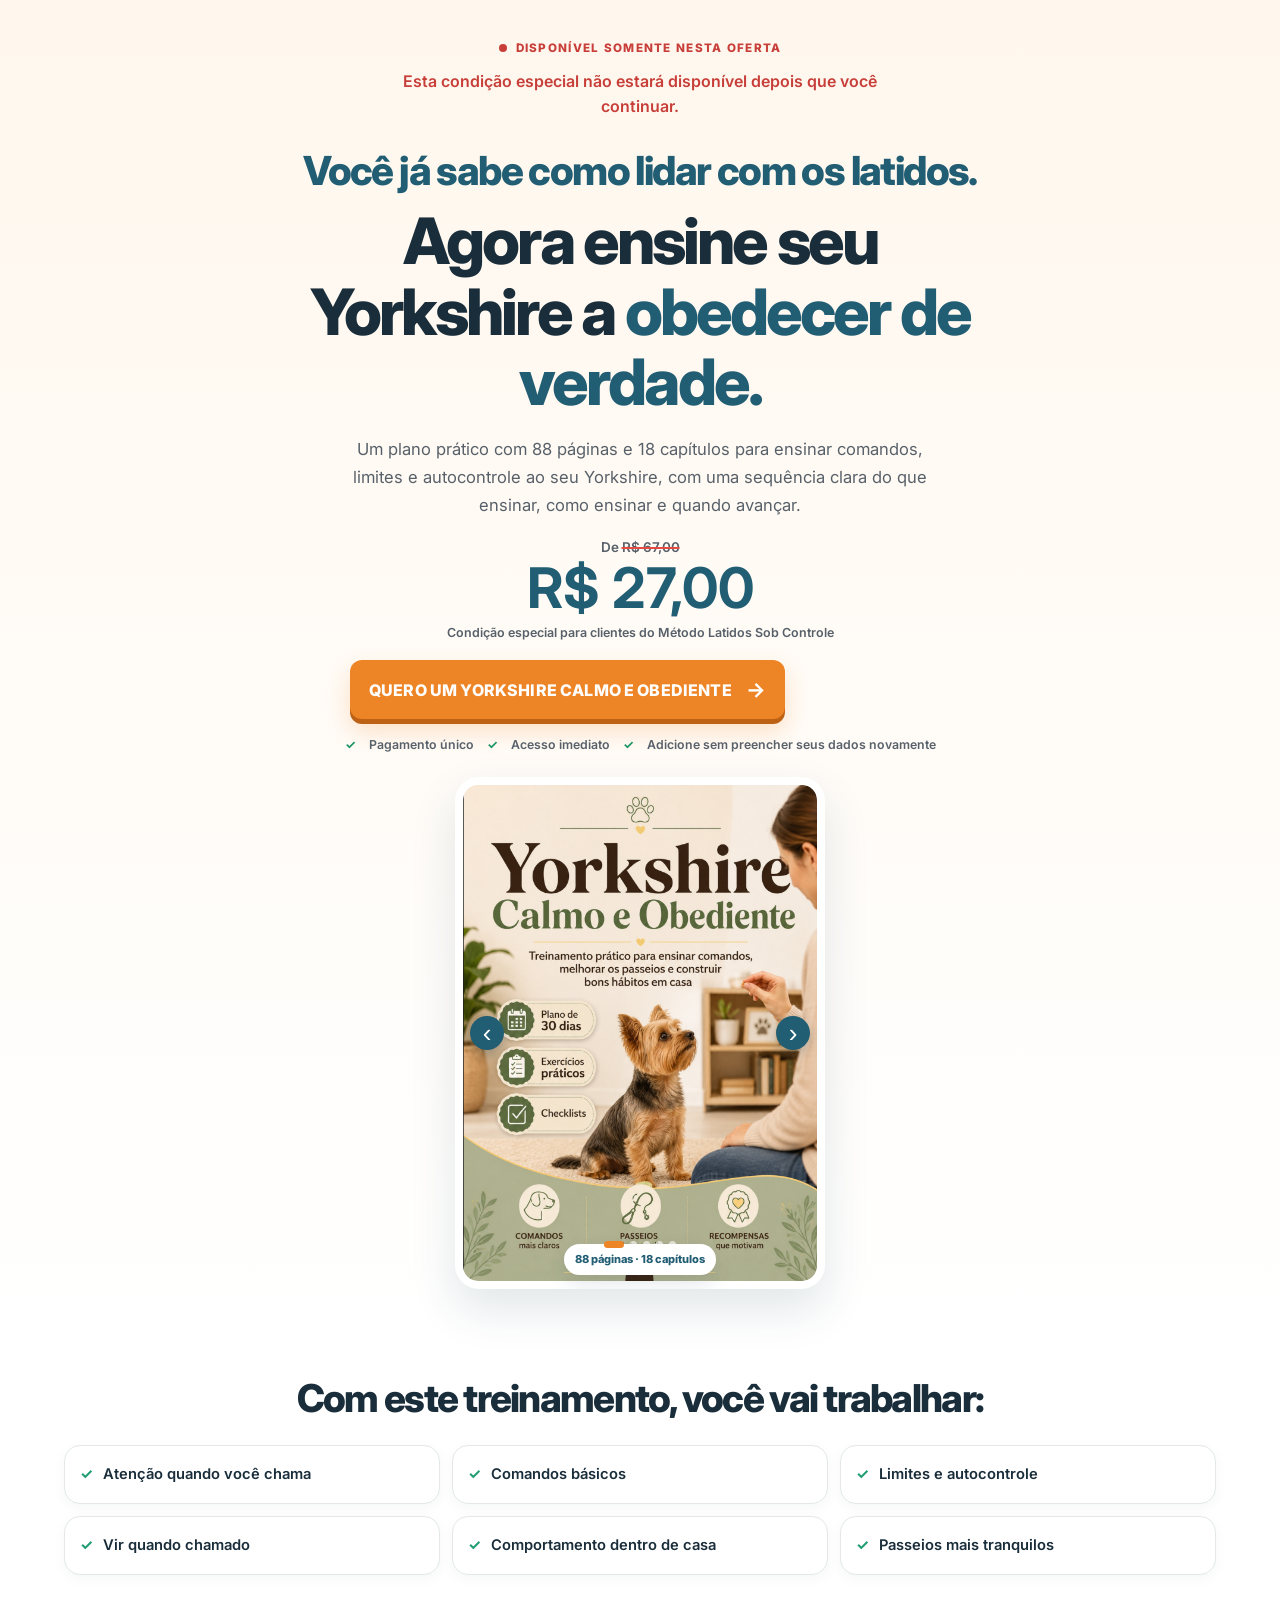
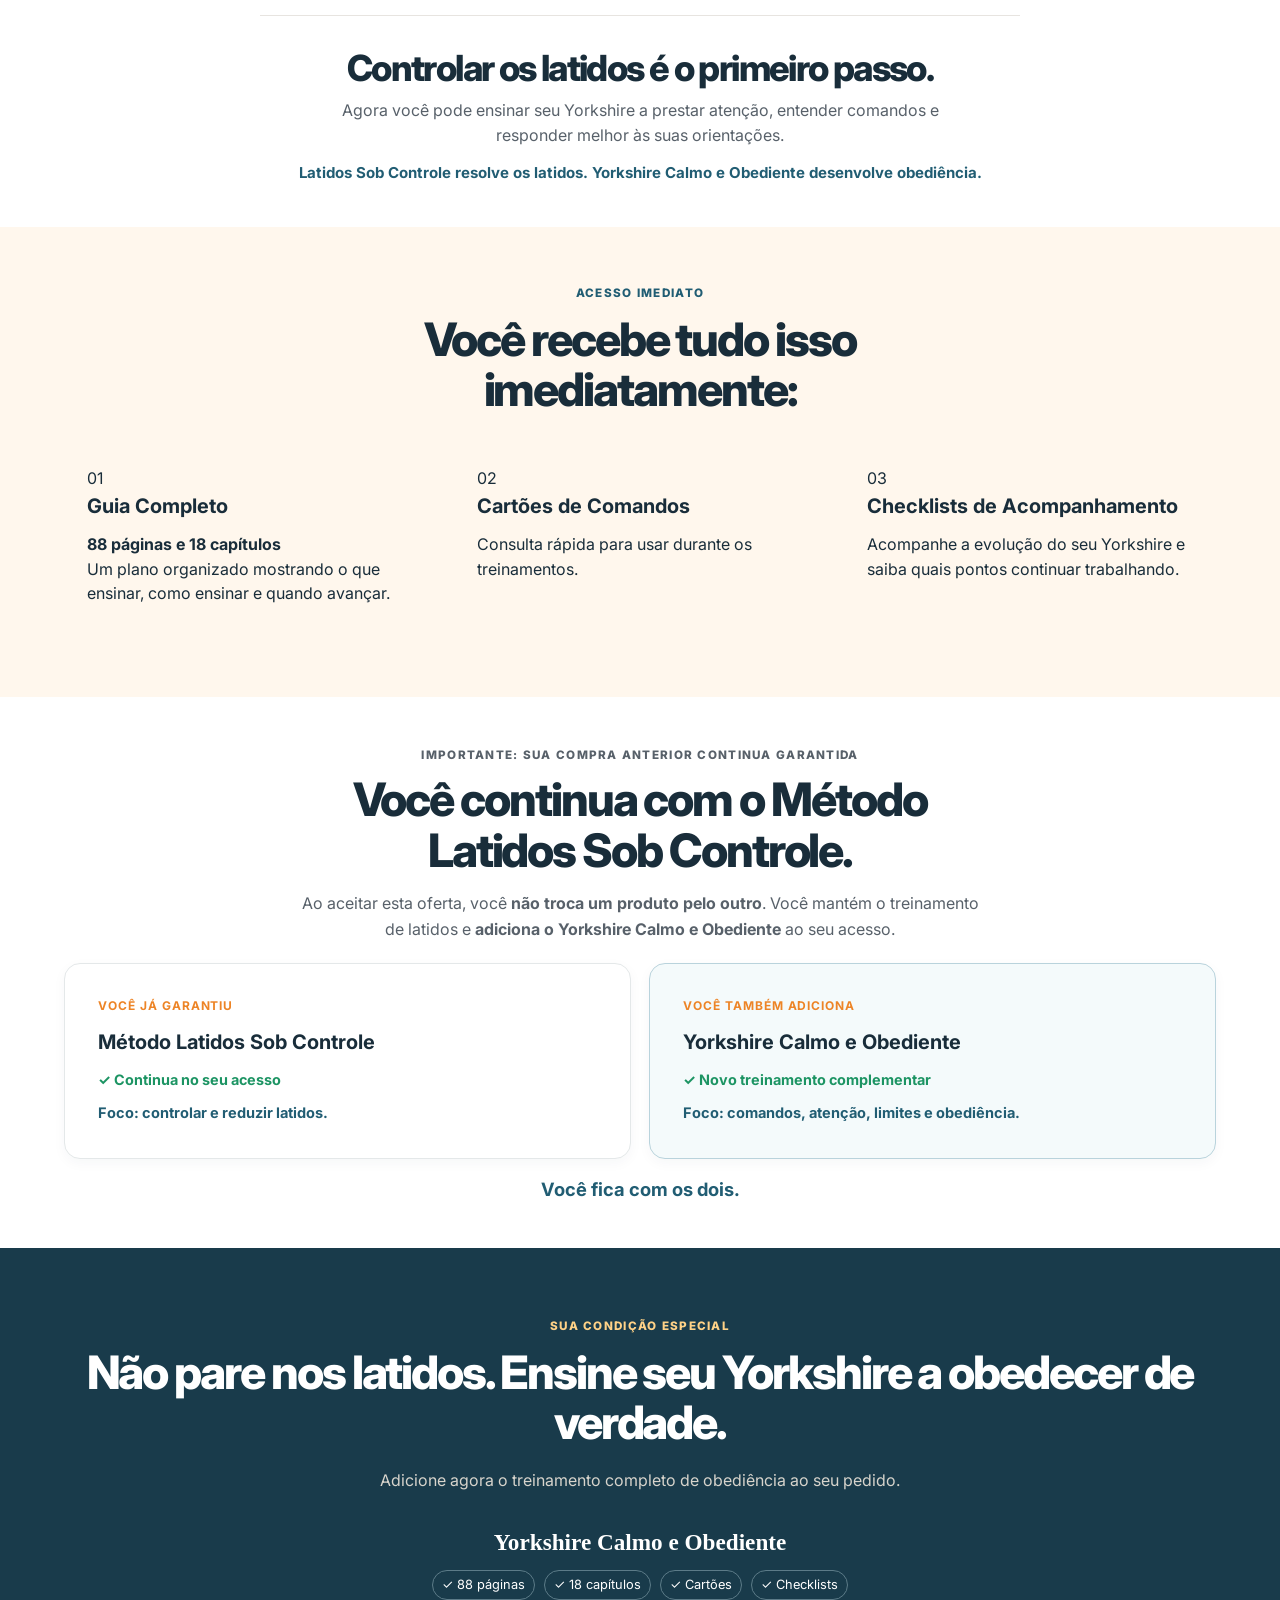
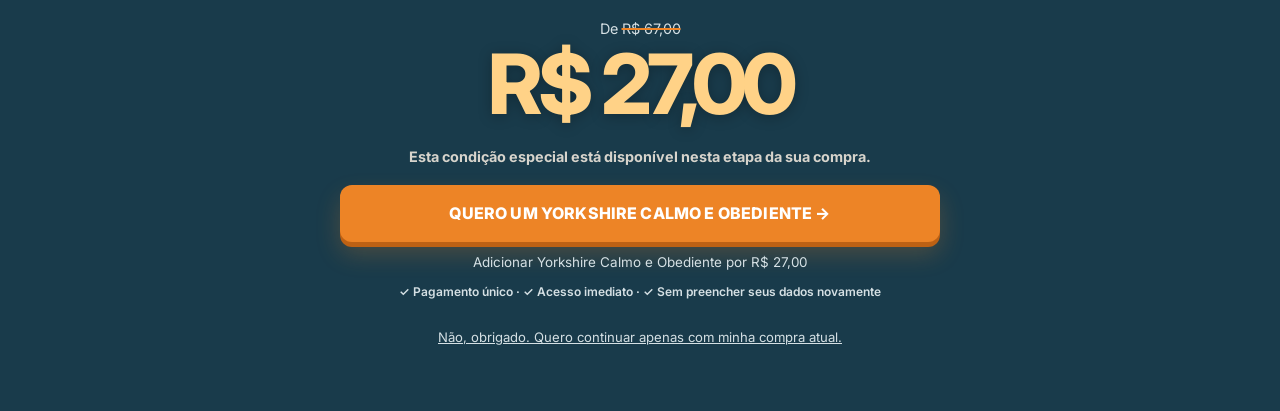
<file: index.html>
<!doctype html>
<html lang="pt-BR">
<head>
  <meta charset="UTF-8">
  <meta name="viewport" content="width=device-width,initial-scale=1">
  <meta name="theme-color" content="#fff7ed">
  <title>Yorkshire Calmo e Obediente | Oferta especial</title>
  <link rel="preconnect" href="https://fonts.googleapis.com">
  <link rel="preconnect" href="https://fonts.gstatic.com" crossorigin>
  <link href="https://fonts.googleapis.com/css2?family=Inter:wght@400;500;600;700;800&display=swap" rel="stylesheet">
  <link rel="stylesheet" href="styles.css">
  <link rel="stylesheet" href="upsell.css">
</head>
<body>
  <main aria-live="polite"></main>
  <script src="upsell-animations.js" defer></script>
</body>
</html>
</file>
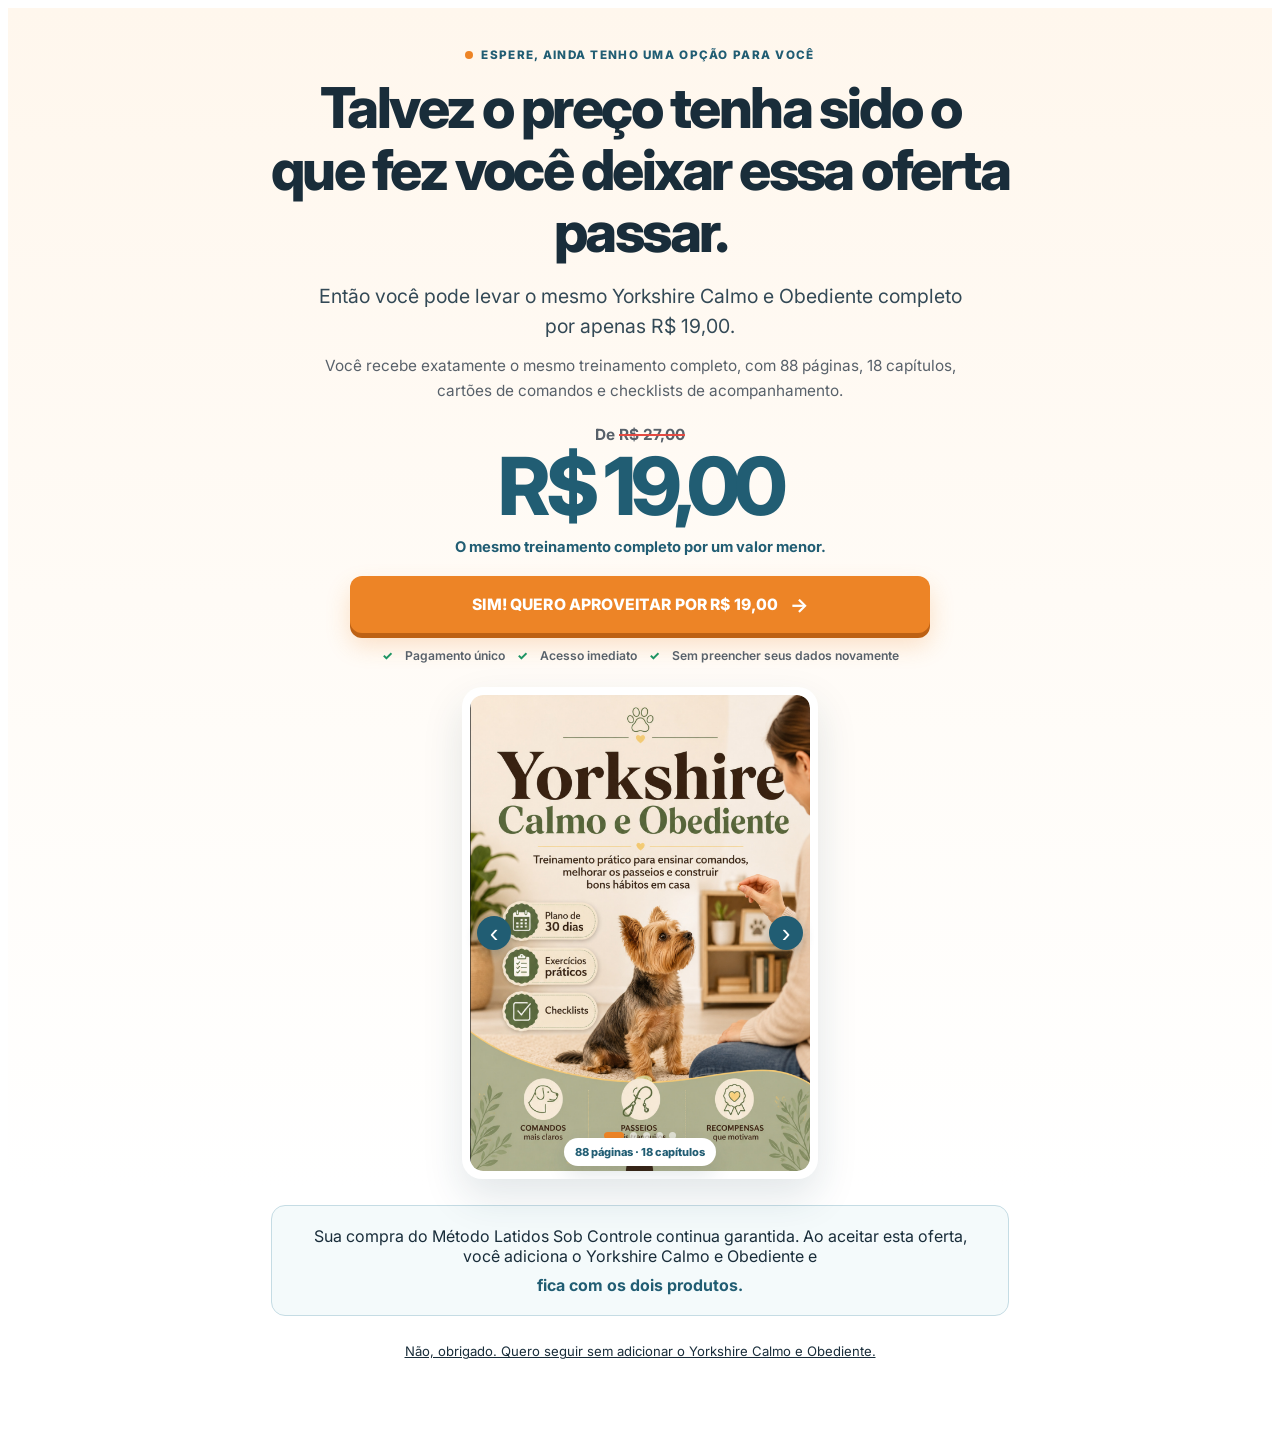
<file: downsell.html>
<!doctype html>
<html lang="pt-BR">
<head>
  <meta charset="UTF-8">
  <meta name="viewport" content="width=device-width,initial-scale=1">
  <meta name="theme-color" content="#fff7ed">
  <title>Yorkshire Calmo e Obediente | Condição especial</title>
  <link rel="preconnect" href="https://fonts.googleapis.com">
  <link rel="preconnect" href="https://fonts.gstatic.com" crossorigin>
  <link href="https://fonts.googleapis.com/css2?family=Inter:wght@400;500;600;700;800&display=swap" rel="stylesheet">
  <link rel="stylesheet" href="upsell.css">
  <link rel="stylesheet" href="downsell.css">
</head>
<body>
  <main>
    <section class="section downsell-hero">
      <div id="kiwify-upsell-7J71vn0" class="wrap narrow center" data-upsell-url="" data-downsell-url="">
        <p class="eyebrow"><span></span>Espere, ainda tenho uma opção para você</p>
        <h1>Talvez o preço tenha sido o que fez você deixar essa oferta passar.</h1>
        <p class="lead">Então você pode levar o mesmo Yorkshire Calmo e Obediente completo por apenas R$ 19,00.</p>
        <p class="hero-description">Você recebe exatamente o mesmo treinamento completo, com 88 páginas, 18 capítulos, cartões de comandos e checklists de acompanhamento.</p>
        <div class="price price-hero" aria-label="De R$ 27,00 por R$ 19,00">
          <span>De <s>R$ 27,00</s></span>
          <strong>R$ 19,00</strong>
        </div>
        <p class="price-note">O mesmo treinamento completo por um valor menor.</p>
        <div id="downsell-button-container" class="downsell-button-container">
          <!-- Substitua este conteúdo pelo HTML oficial do downsell da Kiwify. -->
          <a id="kiwify-upsell-trigger-7J71vn0" class="cta" href="#">SIM! QUERO APROVEITAR POR R$ 19,00 <b>→</b></a>
        </div>
        <p class="trust"><span>✓</span> Pagamento único <span>✓</span> Acesso imediato <span>✓</span> Sem preencher seus dados novamente</p>
        <figure class="downsell-art downsell-carousel" aria-label="Prévia do treinamento Yorkshire Calmo e Obediente">
          <div class="carousel-stage">
            <img class="carousel-slide is-active" src="assets/carousel/capa.png" alt="Capa do treinamento Yorkshire Calmo e Obediente">
            <img class="carousel-slide" src="assets/carousel/boas-vindas.png" alt="Página de boas-vindas do treinamento">
            <img class="carousel-slide" src="assets/carousel/antes-depois.png" alt="Página antes e depois do treinamento">
            <img class="carousel-slide" src="assets/carousel/como-aprende.png" alt="Capítulo sobre como o Yorkshire aprende">
            <img class="carousel-slide" src="assets/carousel/erros-comuns.png" alt="Página sobre erros comuns no começo">
          </div>
          <button class="carousel-arrow carousel-prev" type="button" aria-label="Imagem anterior">‹</button>
          <button class="carousel-arrow carousel-next" type="button" aria-label="Próxima imagem">›</button>
          <div class="carousel-dots" aria-label="Selecionar página">
            <button class="carousel-dot is-active" type="button" aria-label="Ir para imagem 1"></button>
            <button class="carousel-dot" type="button" aria-label="Ir para imagem 2"></button>
            <button class="carousel-dot" type="button" aria-label="Ir para imagem 3"></button>
            <button class="carousel-dot" type="button" aria-label="Ir para imagem 4"></button>
            <button class="carousel-dot" type="button" aria-label="Ir para imagem 5"></button>
          </div>
          <span class="image-seal">88 páginas · 18 capítulos</span>
        </figure>
        <p class="previous-purchase">Sua compra do Método Latidos Sob Controle continua garantida. Ao aceitar esta oferta, você adiciona o Yorkshire Calmo e Obediente e <strong>fica com os dois produtos.</strong></p>
        <a id="kiwify-upsell-cancel-trigger-7J71vn0" class="decline" href="#">Não, obrigado. Quero seguir sem adicionar o Yorkshire Calmo e Obediente.</a>
      </div>
    </section>
  </main>
  <script src="downsell-carousel.js" defer></script>
  <script src="https://snippets.kiwify.com/upsell/upsell.min.js"></script>
</body>
</html>
</file>
<file: styles.css>
:root{--ink:#24231f;--muted:#68655c;--cream:#fbf8f1;--paper:#fffdfa;--line:#e9e1d4;--gold:#ab8150;--green:#18754e;--green-dark:#105c3b}*{box-sizing:border-box}html{scroll-behavior:smooth}body{margin:0;overflow-x:hidden;color:var(--ink);background:var(--cream);font-family:"DM Sans",Arial,sans-serif;line-height:1.55}.section{padding:96px 24px}.wrap{max-width:1120px;margin:auto}.narrow{max-width:720px}.center{text-align:center;margin-left:auto;margin-right:auto}h1,h2,h3,p{margin-top:0}h1,h2{font-family:"Playfair Display",Georgia,serif;letter-spacing:-.045em;line-height:1.06}h1{font-size:clamp(2.8rem,5vw,4.8rem);margin-bottom:24px}h2{font-size:clamp(2.2rem,4vw,3.4rem);margin-bottom:20px}h3{font-size:1.25rem;margin-bottom:10px}em{font-style:normal;color:var(--green)}.lead{font-size:1.08rem;color:var(--muted);max-width:650px}.hero{padding-top:28px;background:radial-gradient(circle at 82% 30%,#eee0c9 0,transparent 28%),var(--cream)}.hero-grid{display:grid;grid-template-columns:1.05fr .95fr;gap:36px;align-items:center}.kicker{font-size:1.05rem;font-weight:700;margin:20px 0 8px}.eyebrow,.section-label{color:var(--green);font-weight:700;font-size:.75rem;text-transform:uppercase;letter-spacing:.09em}.eyebrow span{display:inline-block;width:8px;height:8px;margin-right:7px;border-radius:50%;background:#da8b62}.hero-art{position:relative}.hero-art:after{content:"88 páginas · 18 capítulos";position:absolute;bottom:10%;left:-28px;background:var(--paper);box-shadow:0 12px 35px #3d2b1422;padding:12px 16px;border-radius:8px;font-size:.8rem;font-weight:700}.hero-art img,.hero-mobile-image img{display:block;width:100%;mix-blend-mode:multiply}.hero-mobile-image{display:none}.upsell-button-container{margin-top:28px;max-width:600px}.center .upsell-button-container{margin-left:auto;margin-right:auto}.cta{display:flex;align-items:center;justify-content:center;gap:14px;background:var(--green);color:#fff;text-decoration:none;font-weight:700;padding:17px 19px;border-radius:6px;box-shadow:0 9px 18px #18754e33;transition:.2s}.cta:hover{background:var(--green-dark);transform:translateY(-2px)}.cta b{font-size:1.3rem}.upsell-button-container small{display:block;text-align:center;margin-top:9px;color:var(--muted)}.trust{font-size:.77rem;color:var(--muted);display:flex;flex-wrap:wrap;gap:8px 13px;margin-top:19px}.trust span{color:var(--green);font-weight:700}.desire{background:#fff}.section-label{margin-bottom:12px}.wish-grid{display:grid;grid-template-columns:repeat(3,1fr);gap:12px;margin-top:36px;text-align:left}.wish-grid p{border:1px solid var(--line);border-radius:8px;padding:17px 15px;margin:0;font-weight:600;font-size:.92rem;background:var(--paper)}.wish-grid p:before,.learn-grid span:before{content:"✓";color:var(--green);font-weight:700;margin-right:10px}.transition{background:#eee8dc}.split{display:grid;grid-template-columns:.1fr 1fr 1fr;gap:45px;align-items:start}.quote-mark{font:7rem/0.7 Georgia;color:var(--gold)}.body-copy{color:var(--muted)}.body-copy p:last-child{margin-bottom:0}.product{background:#fff}.learn-grid{margin-top:42px;display:grid;grid-template-columns:repeat(3,1fr);border:1px solid var(--line);border-radius:10px;overflow:hidden}.learn-grid span{padding:17px;border-bottom:1px solid var(--line);font-size:.9rem;font-weight:600}.learn-grid span:not(:nth-child(3n)){border-right:1px solid var(--line)}.error-section{padding-top:70px;padding-bottom:70px}.error-box{background:#272720;color:#fdfaf2;padding:clamp(30px,6vw,70px);border-radius:12px;display:grid;grid-template-columns:1fr .8fr;gap:60px}.error-box h2{color:#fff}.error-box p:not(.section-label){color:#d3d0c5}.path{align-self:center;display:flex;flex-direction:column;align-items:flex-start;gap:14px}.path b{background:#383830;padding:13px 17px;border-radius:5px}.path i{color:#dfb378;font-style:normal;margin-left:20px}.included{background:#fff}.included-grid,.compare-grid{display:grid;grid-template-columns:repeat(3,1fr);gap:18px;margin-top:42px}.included article{border:1px solid var(--line);padding:28px;border-radius:8px;background:var(--paper)}.included article span{color:var(--gold);font-weight:700}.included article strong{font-size:.9rem}.included article p{color:var(--muted);margin:12px 0 0}.offer{padding-top:70px;padding-bottom:70px;background:#dceadd}.offer-box{max-width:840px;text-align:center;background:#f8fcf7;border:1px solid #c6dfc7;border-radius:12px;padding:clamp(32px,6vw,66px)}.price{margin:27px auto 10px}.price span,.price small{display:block}.price span{color:var(--muted);font-size:.9rem}.price s{text-decoration-color:#c95550;text-decoration-thickness:2px}.price strong{display:block;font-family:"Playfair Display",Georgia,serif;color:var(--green);font-size:clamp(3rem,7vw,5.2rem);letter-spacing:-.06em;line-height:1.05}.price small{color:var(--muted);font-weight:600}.objection{background:#fff}.comparison{padding-top:64px;padding-bottom:64px}.compare-grid{grid-template-columns:1fr 1fr;margin:0}.compare-grid article{border:1px solid var(--line);padding:33px;border-radius:8px;background:var(--paper)}.compare-grid article:last-child{border-color:#a9cdb1;background:#f4fbf4}.compare-grid p{font-size:.75rem;color:var(--gold);font-weight:700;text-transform:uppercase;letter-spacing:.08em}.compare-grid span{display:block;color:var(--muted);font-size:.85rem}.compare-grid strong{font-size:1.05rem}.final{background:#292923;color:#fff}.final h2{color:#fff}.final>.wrap>p:not(.section-label){color:#d7d4cc}.final-summary{margin:32px 0 18px;display:flex;justify-content:center;flex-wrap:wrap;gap:9px}.final-summary strong{width:100%;font-family:"Playfair Display",Georgia,serif;font-size:1.45rem}.final-summary span{font-size:.8rem;padding:4px 9px;border:1px solid #66645a;border-radius:50px}.mini{margin-top:0}.decline{display:inline-block;color:#bcbab3;margin-top:28px;font-size:.82rem}.decline:hover{color:#fff}@media(max-width:720px){.section{padding:68px 20px}.hero{padding-top:20px}.hero-grid{display:block}.hero-art{display:none}.hero-mobile-image{display:block;margin:25px auto 2px;max-width:420px}.hero-copy{text-align:center}.hero-copy .lead{margin-left:auto;margin-right:auto}.trust{justify-content:center}.wish-grid{grid-template-columns:1fr;gap:9px}.split{grid-template-columns:1fr;gap:18px}.quote-mark{display:none}.learn-grid{grid-template-columns:1fr 1fr}.learn-grid span:not(:nth-child(3n)){border-right:0}.learn-grid span:nth-child(odd){border-right:1px solid var(--line)}.error-box{grid-template-columns:1fr;gap:28px}.included-grid{grid-template-columns:1fr}.compare-grid{grid-template-columns:1fr;gap:12px}.cta{font-size:.87rem;padding:17px 13px}.offer-box{margin:0 -4px}.hero h1{font-size:2.65rem}.path{gap:9px}.path b{font-size:.9rem}.price strong{font-size:4rem}}@media(max-width:380px){.section{padding-left:16px;padding-right:16px}.hero h1{font-size:2.35rem}.trust{font-size:.7rem}.cta{font-size:.78rem;gap:7px}.learn-grid span{font-size:.78rem;padding:14px 10px}}
</file>
<file: upsell.css>
/* Sistema visual da landing de referência: Inter, azul-petróleo, creme e CTA laranja. */
:root{--ink:#192d3a;--muted:#58616a;--cream:#fff7ed;--paper:#fff;--line:#e7e4e0;--gold:#caa52d;--green:#215d73;--green-dark:#17475a}
body{font-family:Inter,Arial,sans-serif;background:#fff;color:var(--ink)}
h1,h2{font-family:Inter,Arial,sans-serif;font-weight:800;letter-spacing:-.045em;line-height:1.1}h1{font-size:clamp(2.45rem,5vw,4.5rem)}h2{font-size:clamp(2rem,3.6vw,3.15rem)}em{color:var(--green);font-style:normal}.section{padding:88px 24px}.wrap{max-width:1152px}.hero{background:linear-gradient(180deg,#fff7ed 0%,#fff 100%);padding-top:34px}.eyebrow,.section-label{display:inline-flex;align-items:center;gap:2px;color:var(--green);font-size:.73rem;font-weight:800;letter-spacing:.11em}.eyebrow span{background:#f08a2a}.kicker{color:var(--green);font-size:.95rem}.lead{font-size:1.04rem;line-height:1.7}.hero-art{padding:13px;border-radius:24px;background:#fff;box-shadow:0 20px 45px #173e5320}.hero-art:after{border-radius:999px;color:var(--green);box-shadow:0 8px 20px #173e5320}.hero-art img,.hero-mobile-image img{mix-blend-mode:normal;border-radius:15px}.cta{border-radius:12px;background:#ed8426;box-shadow:0 5px 0 #bd6114,0 12px 24px #ed84263d;font-size:.93rem;font-weight:800;letter-spacing:.01em}.cta:hover{background:#d97018;transform:translateY(1px);box-shadow:0 3px 0 #ad5713,0 9px 19px #ed84263d}.trust{font-weight:600}.trust span{color:#1c9463}.desire,.product,.included,.objection{background:#fff}.wish-grid p,.included article,.compare-grid article{border-color:#e4e8e9;border-radius:16px;background:#fff;box-shadow:0 4px 13px #173e530a}.wish-grid p:before,.learn-grid span:before{color:#1e9d70}.transition{background:#215d73;color:#fff}.transition h2{color:#fff}.transition em{color:#ffd287}.transition .section-label{color:#ffd287}.transition .body-copy{color:#edf5f6}.quote-mark{color:#ffd287}.learn-grid{border:0;border-radius:16px;gap:12px;background:transparent;overflow:visible}.learn-grid span{border:1px solid #e4e8e9!important;border-radius:12px;background:#fff;padding:17px;box-shadow:0 3px 12px #173e5308}.error-section{background:#fff7ed}.error-box{border-radius:20px;background:#193b4b;box-shadow:0 20px 45px #173e5324}.error-box .section-label{color:#ffd287}.path b{background:#28566a;border-radius:10px}.path i{color:#ffd287}.included article{padding:30px}.included article span{color:#ed8426}.offer{background:#fff7ed}.offer-box{background:#fff;border:1px solid #f1dcc8;border-radius:24px;box-shadow:0 18px 40px #173e5314}.offer-box h2{max-width:700px;margin-left:auto;margin-right:auto}.price strong{color:#215d73;font-family:Inter,Arial,sans-serif;font-weight:800}.price s{text-decoration-color:#e34b43}.comparison{background:#fff}.compare-grid article:last-child{border-color:#b9d3dc;background:#f4fafb}.compare-grid p{color:#ed8426}.final{background:#193b4b}.final .section-label{color:#ffd287}.final-summary span{border-color:#5c7b88}.decline{color:#d5e0e4}.decline:hover{color:#fff}
@media(max-width:720px){.section{padding:64px 20px}.hero{padding-top:24px}.hero h1{font-size:2.3rem}.hero-art{padding:8px}.cta{min-height:57px;font-size:.82rem}.learn-grid{gap:9px}.learn-grid span{border-radius:10px}.offer-box{border-radius:18px}}

/* Entradas equivalentes às transições da landing de referência. */
.hero-enter{animation:hero-rise .6s ease-out both}.hero-art-enter{animation:hero-pop .7s .2s ease-out both}.reveal{opacity:0;transition:opacity .6s ease-out var(--reveal-delay),transform .6s ease-out var(--reveal-delay)}.reveal-rise{transform:translateY(20px)}.reveal-pop{transform:translateY(20px) scale(.95)}.reveal.is-visible{opacity:1;transform:translateY(0) scale(1)}.wish-grid p,.included article,.compare-grid article{transition:transform .3s ease,box-shadow .3s ease}.wish-grid p:hover,.included article:hover,.compare-grid article:hover{transform:translateY(-4px);box-shadow:0 8px 24px #173e531c}@keyframes hero-rise{from{opacity:0;transform:translateY(20px)}to{opacity:1;transform:translateY(0)}}@keyframes hero-pop{from{opacity:0;transform:scale(.95)}to{opacity:1;transform:scale(1)}}@media(prefers-reduced-motion:reduce){*,*:before,*:after{animation-duration:.01ms!important;animation-iteration-count:1!important;transition-duration:.01ms!important}.reveal{opacity:1;transform:none}}
</file>
<file: downsell.css>
/* Downsell: extensão compacta da identidade visual do upsell. */
:root { --orange:#ed8426; --orange-dark:#bd6114; --blue:#215d73; --blue-dark:#193b4b; --cream:#fff7ed; --muted:#58616a; --gold:#ffd287; }
body { font-family:Inter,Arial,sans-serif; color:#192d3a; background:#fff; }
h1,h2 { font-family:Inter,Arial,sans-serif; font-weight:800; letter-spacing:-.045em; line-height:1.1; }
.section { padding:68px 24px; }
.wrap { max-width:1152px; margin-inline:auto; }
.narrow { max-width:760px; }
.center { text-align:center; }
.eyebrow,.section-label { display:inline-flex; align-items:center; gap:8px; margin:0 0 15px; color:var(--blue); font-size:.73rem; font-weight:800; letter-spacing:.11em; text-transform:uppercase; }
.eyebrow span { width:8px; height:8px; border-radius:999px; background:var(--orange); }
h1 { max-width:740px; margin:0 auto 18px; font-size:clamp(2.15rem,4.4vw,3.75rem); }
h2 { margin:0 auto 17px; font-size:clamp(1.8rem,3.3vw,2.7rem); }
p { margin-top:0; }
.lead { max-width:665px; margin:0 auto; color:#334956; font-size:clamp(1.04rem,2vw,1.22rem); line-height:1.55; }
.hero-description { max-width:640px; margin:13px auto 0; color:var(--muted); font-size:.96rem; line-height:1.6; }
.downsell-hero { padding-top:35px; background:linear-gradient(180deg,var(--cream) 0%,#fff 83%); }
.price { margin:22px auto 0; }
.price span,.price small { display:block; }
.price span { color:var(--muted); font-size:.96rem; font-weight:700; }
.price s { text-decoration-color:#e34b43; text-decoration-thickness:2px; }
.price strong { display:block; color:var(--blue); font-size:clamp(3.3rem,7vw,5rem); font-weight:800; line-height:1.05; letter-spacing:-.065em; }
.price small { margin-top:2px; color:var(--muted); font-size:.82rem; font-weight:700; }
.price-note { margin:10px auto 0; color:var(--blue); font-size:.92rem; font-weight:700; }
.downsell-button-container { width:min(100%,580px); margin:20px auto 0; }
.cta { display:flex; align-items:center; justify-content:center; gap:11px; min-height:57px; border-radius:12px; background:var(--orange); color:#fff; box-shadow:0 5px 0 var(--orange-dark),0 12px 24px #ed84263d; font-size:.98rem; font-weight:800; letter-spacing:.01em; text-decoration:none; transition:.2s; }
.cta:hover { background:#d97018; transform:translateY(1px); box-shadow:0 3px 0 #ad5713,0 9px 19px #ed84263d; }
.cta b { font-size:1.22rem; }
.downsell-button-container small { display:block; margin-top:10px; color:var(--muted); font-size:.83rem; font-weight:600; }
.trust { display:flex; justify-content:center; flex-wrap:wrap; gap:7px 12px; margin:15px auto 24px; color:var(--muted); font-size:.76rem; font-weight:600; }
.trust span { color:#1c9463; font-weight:800; }
.downsell-art { width:min(100%,340px); margin:0 auto; padding:8px; border-radius:20px; background:#fff; box-shadow:0 18px 40px #173e5320; }
.downsell-art img { display:block; width:100%; border-radius:13px; }
.downsell-carousel { position:relative; overflow:hidden; }
.carousel-stage { position:relative; aspect-ratio:5 / 7; overflow:hidden; border-radius:13px; background:#fff; }
.downsell-carousel .carousel-slide { position:absolute; inset:0; width:100%; height:100%; margin:0; object-fit:cover; opacity:0; transform:scale(1.02); transition:opacity .38s ease,transform .5s ease; }
.downsell-carousel .carousel-slide.is-active { opacity:1; transform:scale(1); }
.carousel-arrow { position:absolute; top:50%; z-index:2; width:34px; height:34px; padding:0; border:0; border-radius:50%; background:var(--blue); color:#fff; box-shadow:0 4px 12px #173e5340; cursor:pointer; font-size:26px; line-height:28px; transform:translateY(-50%); }
.carousel-prev { left:15px; }
.carousel-next { right:15px; }
.carousel-dots { position:absolute; z-index:2; bottom:40px; left:50%; display:flex; gap:6px; transform:translateX(-50%); }
.carousel-dot { width:7px; height:7px; padding:0; border:0; border-radius:50%; background:#fff9; cursor:pointer; }
.carousel-dot.is-active { width:20px; border-radius:99px; background:var(--orange); }
.image-seal { position:absolute; bottom:13px; left:50%; z-index:2; padding:7px 11px; border-radius:999px; background:#fff; color:var(--blue); box-shadow:0 8px 20px #173e5320; font-size:.69rem; font-weight:800; white-space:nowrap; transform:translateX(-50%); }
.same-training { padding-block:58px; background:#fff; }
.training-grid { display:grid; grid-template-columns:repeat(4,1fr); gap:12px; margin-top:28px; text-align:left; }
.training-grid article { min-height:135px; padding:20px 17px; border:1px solid #e4e8e9; border-radius:14px; background:#fff; box-shadow:0 4px 13px #173e530a; }
.training-grid strong { display:block; color:var(--blue); font-size:1.05rem; }
.training-grid p { margin:8px 0 0; color:var(--muted); font-size:.87rem; line-height:1.5; }
.price-objection { padding-block:58px; background:var(--cream); }
.price-objection > .wrap > p:not(.section-label):not(.emphasis) { max-width:670px; margin:0 auto; color:var(--muted); line-height:1.7; }
.emphasis { margin:20px auto 0; color:var(--blue); font-size:1.05rem; font-weight:800; }
.previous-purchase { max-width:690px; margin:26px auto 0; padding:20px 23px; border:1px solid #c5dce4; border-radius:14px; background:#f4fafb; }
.previous-purchase p { margin:0; color:#3d5967; font-size:.91rem; line-height:1.6; }
.previous-purchase strong { display:block; margin-top:9px; color:var(--blue); }
.downsell-final { padding-block:68px; background:var(--blue-dark); color:#fff; }
.downsell-final .section-label { color:var(--gold); }
.downsell-final h2 { color:#fff; }
.downsell-final > .wrap > p:not(.section-label):not(.final-summary) { margin:0 auto; color:#edf5f6; line-height:1.65; }
.downsell-final .price { margin-top:20px; }
.downsell-final .price span { color:#d5e0e4; }
.downsell-final .price strong { color:var(--gold); text-shadow:0 2px 14px #0004; }
.final-summary { margin:14px auto 0; color:#edf5f6; font-size:.83rem; font-weight:700; line-height:1.8; }
.final-summary span { margin:0 5px; color:var(--gold); }
.downsell-final .downsell-button-container small { color:#d5e0e4; }
.decline { display:inline-block; margin-top:27px; color:#192d3a; font-size:.82rem; text-decoration:underline; }
.decline:hover { color:var(--blue); }
@media (max-width:720px) {
  .section { padding:48px 20px; }
  .downsell-hero { padding-top:28px; }
  h1 { font-size:clamp(2rem,9vw,2.45rem); }
  .hero-description { font-size:.91rem; }
  .price strong { font-size:4rem; }
  .cta { padding:15px 12px; font-size:.82rem; line-height:1.3; }
  .trust { max-width:330px; gap:5px 9px; font-size:.7rem; }
  .downsell-art { width:min(100%,300px); }
  .carousel-arrow { width:32px; height:32px; }
  .carousel-dots { bottom:39px; }
  .same-training,.price-objection { padding-block:45px; }
  .training-grid { grid-template-columns:1fr 1fr; gap:9px; margin-top:23px; }
  .training-grid article { min-height:124px; padding:16px 13px; border-radius:11px; }
  .training-grid strong { font-size:.91rem; }
  .training-grid p { font-size:.77rem; }
  .previous-purchase { padding:18px 16px; }
  .downsell-final { padding-block:52px; }
  .final-summary span { margin:0 2px; }
}
@media (max-width:380px) {
  .section { padding-inline:16px; }
  h1 { font-size:1.94rem; }
  .price strong { font-size:3.7rem; }
  .cta { font-size:.76rem; }
  .training-grid article { padding:14px 10px; }
}
</file>
